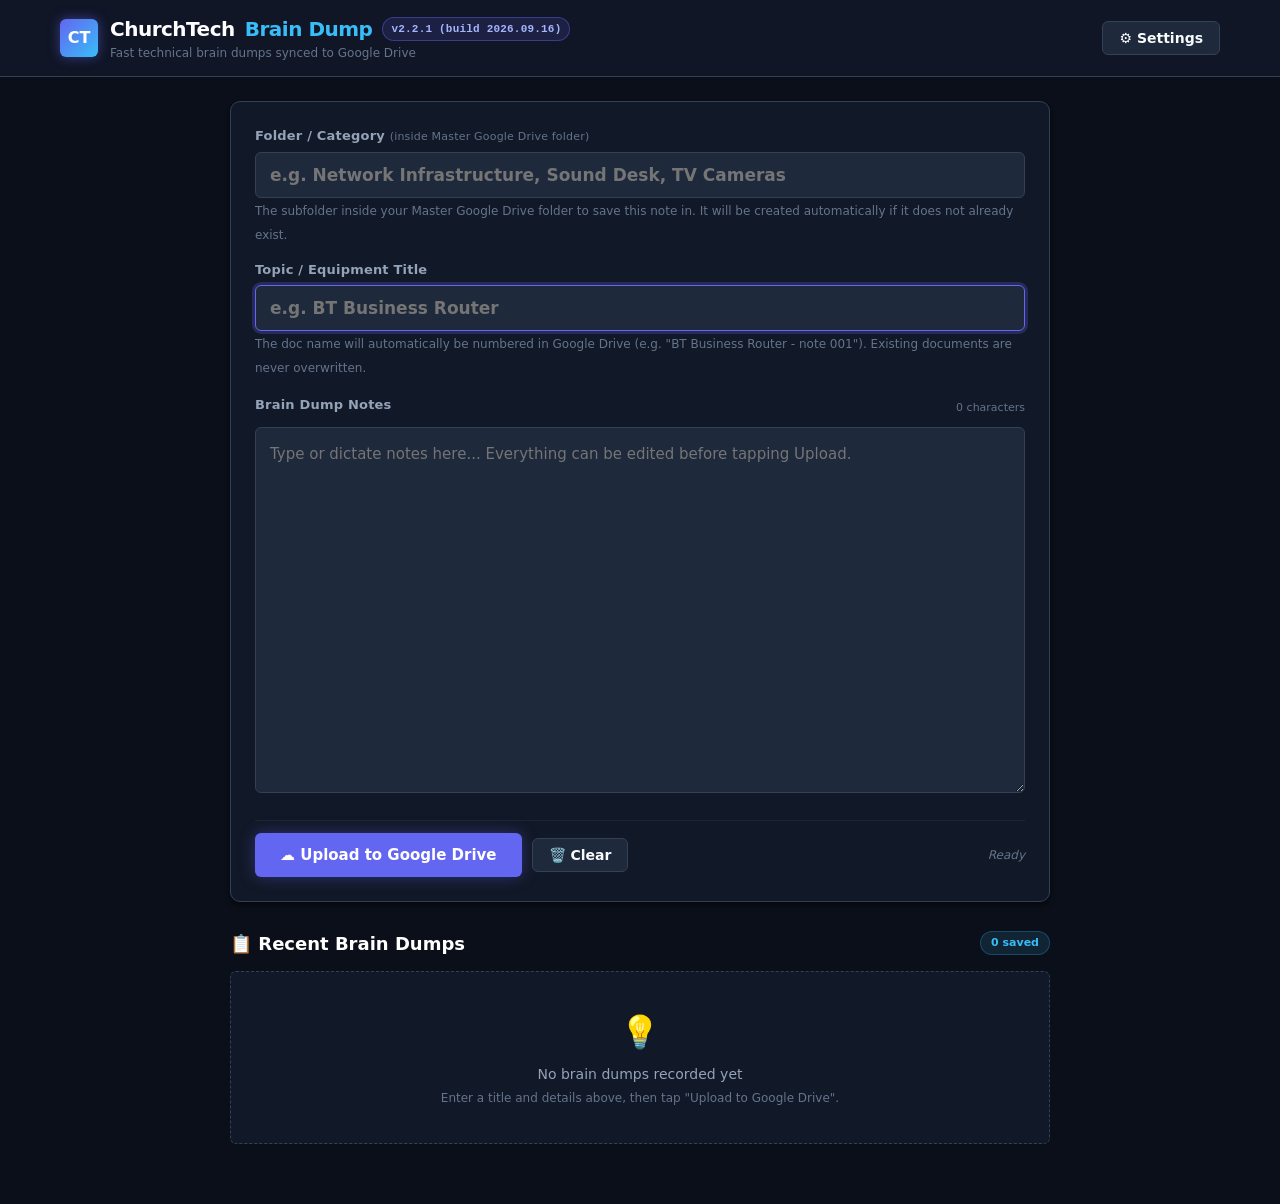
<file: index.html>
<!DOCTYPE html>
<html lang="en">

<head>
  <meta charset="UTF-8">
  <meta name="viewport" content="width=device-width, initial-scale=1.0">
  <meta name="description" content="ChurchTech Brain Dump - Quick technical notes uploaded directly as numbered Google Docs">
  <meta name="theme-color" content="#0b0f19">
  <link rel="manifest" href="manifest.json">
  <link rel="icon" type="image/png" href="icons/icon-192x192.png">
  <link rel="apple-touch-icon" href="icons/icon-192x192.png">
  <link rel="stylesheet" href="styles.css">
  <title>ChurchTech Brain Dump</title>
</head>

<body>
  <!-- Header -->
  <header class="header">
    <div class="container">
      <div class="header-content">
        <div class="brand-section">
          <div class="app-logo">CT</div>
          <div class="header-title-wrap">
            <h1 class="header-title">
              ChurchTech <span class="header-highlight">Brain Dump</span>
              <span class="version-badge" id="version-display">v2.1.0</span>
            </h1>
            <span class="header-tagline">Fast technical brain dumps synced to Google Drive</span>
          </div>
        </div>

        <div class="header-actions">
          <button type="button" onclick="navigateToSettings()" class="btn btn-secondary">⚙️ Settings</button>
          <button type="button" id="install-button" class="btn btn-secondary" style="display: none;">⬇️ Install</button>
        </div>
      </div>
    </div>
  </header>

  <!-- Main Content -->
  <main class="main-content">
    <div class="container" style="max-width: 860px;">
      
      <!-- Brain Dump Input Card -->
      <section class="brain-dump-card">
        <div class="form-group" style="margin-bottom: 14px;">
          <label for="note-folder" class="brain-dump-label">Folder / Category <span style="font-size: 11px; font-weight: normal; color: var(--text-muted);">(inside Master Google Drive folder)</span></label>
          <input type="text" id="note-folder" class="form-control brain-dump-title-input" placeholder="e.g. Network Infrastructure, Sound Desk, TV Cameras" autocomplete="off">
          <span class="settings-help">The subfolder inside your Master Google Drive folder to save this note in. It will be created automatically if it does not already exist.</span>
        </div>

        <div class="form-group" style="margin-bottom: 16px;">
          <label for="note-title" class="brain-dump-label">Topic / Equipment Title</label>
          <input type="text" id="note-title" class="form-control brain-dump-title-input" placeholder="e.g. BT Business Router" autocomplete="off" autofocus>
          <span class="settings-help">The doc name will automatically be numbered in Google Drive (e.g. "BT Business Router - note 001"). Existing documents are never overwritten.</span>
        </div>

        <div class="form-group" style="margin-bottom: 20px;">
          <div style="display: flex; justify-content: space-between; align-items: center; margin-bottom: 6px;">
            <label for="note-content" class="brain-dump-label">Brain Dump Notes</label>
            <span id="char-count" style="font-size: 11px; color: var(--text-muted);">0 characters</span>
          </div>
          <textarea id="note-content" class="form-control brain-dump-textarea" placeholder="Type or dictate notes here... Everything can be edited before tapping Upload." rows="14"></textarea>
        </div>

        <!-- Action Bar -->
        <div class="brain-dump-actions">
          <div style="display: flex; gap: 10px; align-items: center;">
            <button type="button" id="btn-upload" class="btn btn-primary btn-large" onclick="handleUploadBrainDump()">
              ☁️ Upload to Google Drive
            </button>
            <button type="button" id="btn-clear" class="btn btn-secondary" onclick="handleClearForm()" title="Clear form for next note">
              🗑️ Clear
            </button>
          </div>
          <div id="upload-status" class="upload-status-indicator">Ready</div>
        </div>
      </section>

      <!-- Recent Brain Dumps Section -->
      <section class="recent-dumps-section">
        <div class="recent-dumps-header">
          <h2 class="recent-dumps-title">📋 Recent Brain Dumps</h2>
          <span id="recent-count" class="recent-count-badge">0 saved</span>
        </div>
        <div id="recent-dumps-list" class="recent-dumps-list">
          <!-- Injected via app.js -->
        </div>
      </section>

    </div>
  </main>

  <!-- Scripts -->
  <script src="config.js"></script>
  <script src="js/db.js"></script>
  <script src="js/gdrive.js"></script>
  <script src="js/utils.js"></script>
  <script src="js/app.js"></script>
</body>

</html>
</file>
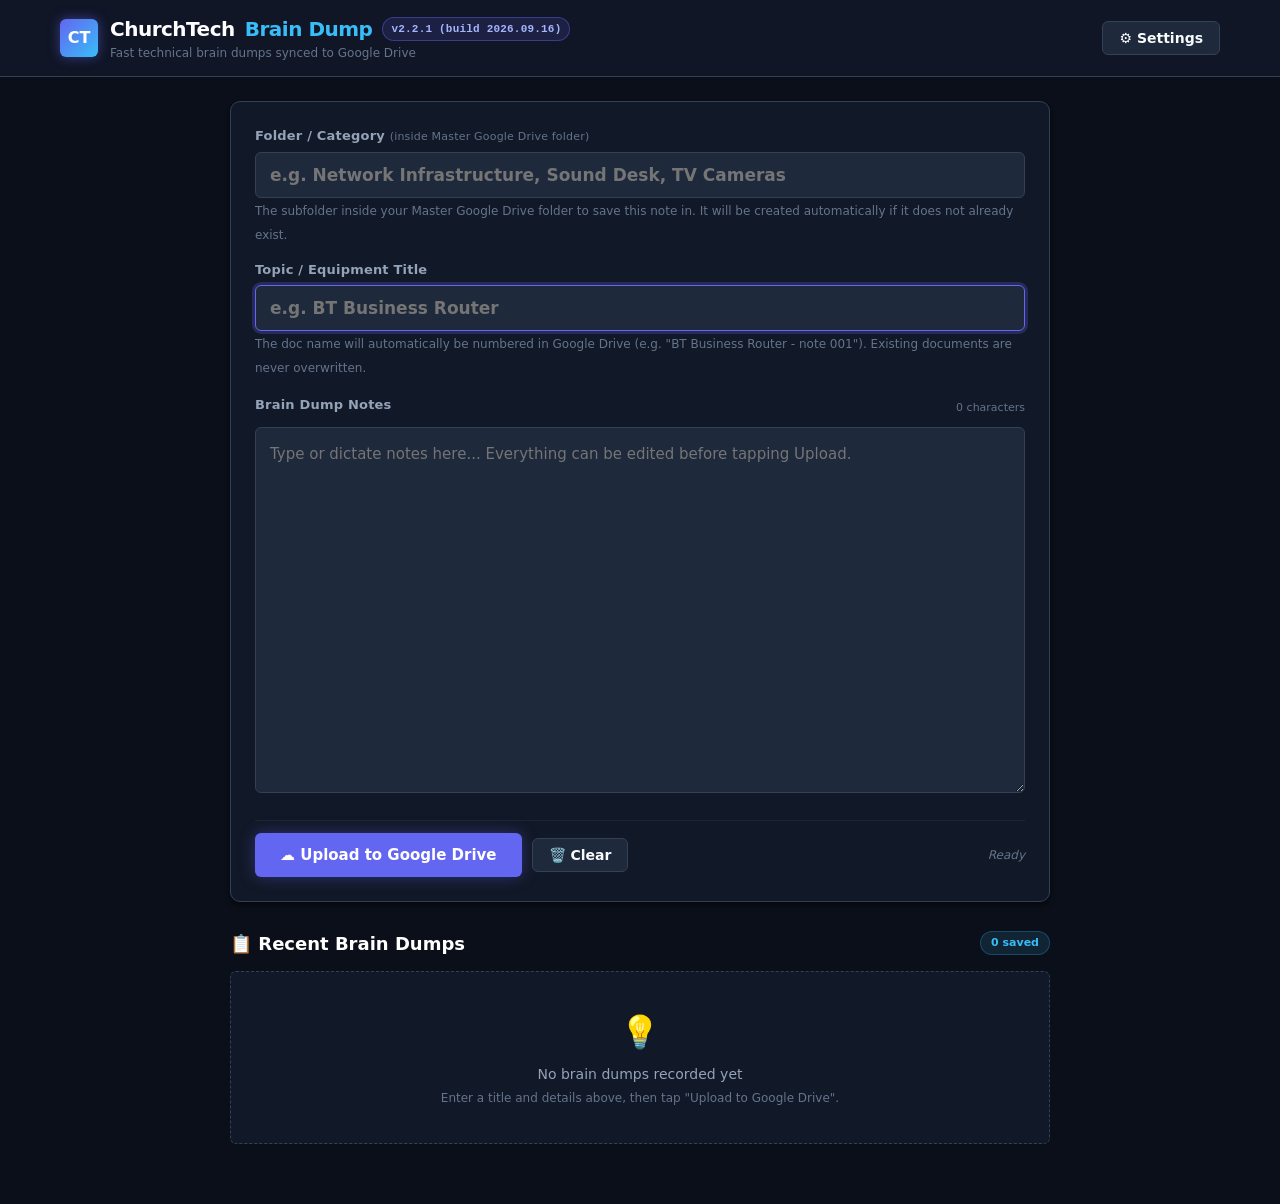
<file: editor.html>
<!DOCTYPE html>
<html lang="en">
<head>
  <meta charset="UTF-8">
  <meta http-equiv="refresh" content="0; url=index.html">
  <title>Redirecting to ChurchTech Brain Dump...</title>
  <script>window.location.replace('index.html');</script>
</head>
<body>
  <p>Redirecting to <a href="index.html">ChurchTech Brain Dump</a>...</p>
</body>
</html>
</file>
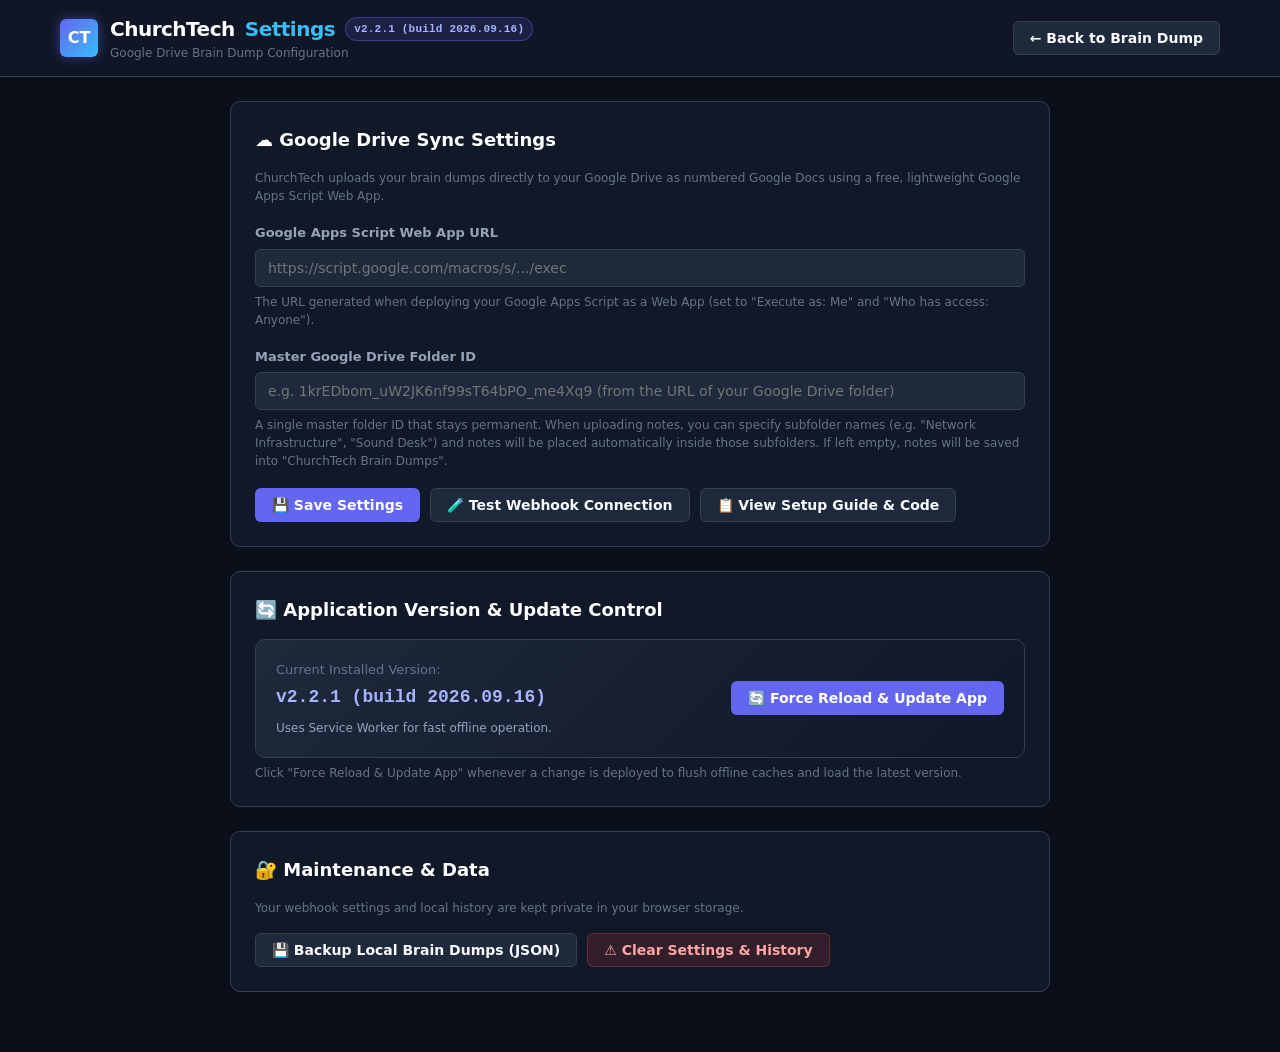
<file: settings.html>
<!DOCTYPE html>
<html lang="en">

<head>
  <meta charset="UTF-8">
  <meta name="viewport" content="width=device-width, initial-scale=1.0">
  <meta name="description" content="ChurchTech Brain Dump Settings - Configure Google Drive sync">
  <meta name="theme-color" content="#0b0f19">
  <link rel="manifest" href="manifest.json">
  <link rel="icon" type="image/png" href="icons/icon-192x192.png">
  <link rel="apple-touch-icon" href="icons/icon-192x192.png">
  <link rel="stylesheet" href="styles.css">
  <title>ChurchTech - Settings</title>
</head>

<body>
  <!-- Header -->
  <header class="header">
    <div class="container">
      <div class="header-content">
        <div class="brand-section">
          <div class="app-logo">CT</div>
          <div class="header-title-wrap">
            <h1 class="header-title">
              ChurchTech <span class="header-highlight">Settings</span>
              <span class="version-badge" id="settings-version-display">v2.1.0</span>
            </h1>
            <span class="header-tagline">Google Drive Brain Dump Configuration</span>
          </div>
        </div>

        <div class="header-actions">
          <button type="button" onclick="window.location.href='index.html'" class="btn btn-secondary">← Back to Brain Dump</button>
        </div>
      </div>
    </div>
  </header>

  <!-- Main Content -->
  <main class="main-content">
    <div class="container" style="max-width: 860px;">
      <div class="settings-container">

        <!-- Google Drive Webhook & Folder ID Section -->
        <div class="settings-section">
          <h2 class="settings-section-title">☁️ Google Drive Sync Settings</h2>
          <p class="settings-help" style="margin-bottom: 18px;">
            ChurchTech uploads your brain dumps directly to your Google Drive as numbered Google Docs using a free, lightweight Google Apps Script Web App.
          </p>

          <div class="form-group">
            <label for="gdrive-webhook-url">Google Apps Script Web App URL</label>
            <input type="url" id="gdrive-webhook-url" class="form-control" placeholder="https://script.google.com/macros/s/.../exec" autocomplete="off">
            <p class="settings-help">
              The URL generated when deploying your Google Apps Script as a Web App (set to "Execute as: Me" and "Who has access: Anyone").
            </p>
          </div>

          <div class="form-group">
            <label for="gdrive-folder-id">Master Google Drive Folder ID</label>
            <input type="text" id="gdrive-folder-id" class="form-control" placeholder="e.g. 1krEDbom_uW2JK6nf99sT64bPO_me4Xq9 (from the URL of your Google Drive folder)">
            <p class="settings-help">
              A single master folder ID that stays permanent. When uploading notes, you can specify subfolder names (e.g. "Network Infrastructure", "Sound Desk") and notes will be placed automatically inside those subfolders. If left empty, notes will be saved into "ChurchTech Brain Dumps".
            </p>
          </div>

          <div style="display: flex; gap: 10px; margin-top: 18px; flex-wrap: wrap;">
            <button type="button" class="btn btn-primary" onclick="saveGoogleDriveSettings()">💾 Save Settings</button>
            <button type="button" class="btn btn-secondary" onclick="testGoogleDriveConnection()">🧪 Test Webhook Connection</button>
            <button type="button" class="btn btn-secondary" onclick="openAppsScriptGuideModal()">📋 View Setup Guide & Code</button>
          </div>
        </div>

        <!-- Application Version & Update Control -->
        <div class="settings-section">
          <h2 class="settings-section-title">🔄 Application Version & Update Control</h2>
          <div class="version-control-box">
            <div class="version-info">
              <span style="font-size: 13px; color: var(--text-muted);">Current Installed Version:</span>
              <span id="version-code-display" style="font-size: 18px; font-weight: 700; color: #a5b4fc; font-family: ui-monospace, monospace;">
                v2.1.0 (build 2026.09.15)
              </span>
              <span style="font-size: 12px; color: var(--text-secondary); margin-top: 4px;">
                Uses Service Worker for fast offline operation.
              </span>
            </div>
            <div>
              <button type="button" id="btn-force-reload" class="btn btn-primary" onclick="forceServiceWorkerReload()">
                🔄 Force Reload & Update App
              </button>
            </div>
          </div>
          <p class="settings-help">
            Click "Force Reload & Update App" whenever a change is deployed to flush offline caches and load the latest version.
          </p>
        </div>

        <!-- Maintenance & Data Management -->
        <div class="settings-section">
          <h2 class="settings-section-title">🔐 Maintenance & Data</h2>
          <p class="settings-help" style="margin-bottom: 16px;">
            Your webhook settings and local history are kept private in your browser storage.
          </p>
          <div style="display: flex; gap: 10px; flex-wrap: wrap;">
            <button type="button" class="btn btn-secondary" onclick="exportNotesAsJSON()">💾 Backup Local Brain Dumps (JSON)</button>
            <button type="button" class="btn btn-danger" onclick="resetAllSettingsToFactory()">⚠️ Clear Settings & History</button>
          </div>
        </div>

      </div>
    </div>
  </main>

  <!-- Google Apps Script Setup Guide Modal -->
  <div id="apps-script-guide-modal" class="modal-overlay" style="display: none;">
    <div class="modal-content" style="max-width: 680px;">
      <div class="modal-header">
        <h3 class="modal-title">📋 Google Apps Script Webhook Setup</h3>
        <button type="button" class="btn btn-secondary btn-small" onclick="closeAppsScriptGuideModal()">✕</button>
      </div>
      <div class="modal-body" style="font-size: 13px; color: var(--text-secondary); line-height: 1.6;">
        <p style="margin-bottom: 12px; color: #fff; font-weight: 600;">
          Follow these 5 quick steps to deploy your Google Drive webhook:
        </p>

        <ol style="padding-left: 20px; margin-bottom: 16px; display: flex; flex-direction: column; gap: 8px;">
          <li>Visit <a href="https://script.google.com" target="_blank" style="color: var(--accent-cyan); font-weight: 600;">script.google.com</a> and click <strong>+ New project</strong>.</li>
          <li>Click the button below to copy the complete ChurchTech Brain Dump Webhook script.</li>
          <li>In the Apps Script editor, replace all existing code in <code>Code.gs</code> with the copied script and press <code>Ctrl+S</code> (or <code>Cmd+S</code>) to save.</li>
          <li>Click <strong>Deploy &rarr; New deployment</strong>. Click the gear icon next to "Select type" and choose <strong>Web app</strong>.</li>
          <li>Set <strong>Execute as:</strong> <code>Me</code> and <strong>Who has access:</strong> <code>Anyone</code>. Click <strong>Deploy</strong>, authorize permissions, copy the <strong>Web App URL</strong>, and paste it into the field above!</li>
        </ol>

        <div style="margin: 16px 0;">
          <button type="button" class="btn btn-primary" style="width: 100%; justify-content: center;" onclick="copyAppsScriptCode()">
            📋 Copy Apps Script Code to Clipboard
          </button>
        </div>

        <div style="margin-top: 14px; padding: 10px 14px; background: rgba(56, 189, 248, 0.1); border: 1px solid rgba(56, 189, 248, 0.25); border-radius: var(--radius-sm);">
          <strong style="color: var(--accent-cyan);">💡 Automatic Note Numbering:</strong>
          <p style="margin-top: 4px; font-size: 12px;">
            When you upload a note (e.g. "BT Business Router"), the script automatically looks for your specified subfolder inside your Master Folder (creating it if needed), scans that subfolder for existing docs with that title, and assigns the next incremented number (<code>- note 001</code>, <code>- note 002</code>). Existing documents are never overwritten.
          </p>
        </div>
      </div>
      <div class="modal-footer">
        <button type="button" class="btn btn-secondary" onclick="closeAppsScriptGuideModal()">Close</button>
      </div>
    </div>
  </div>

  <!-- Scripts -->
  <script src="config.js"></script>
  <script src="js/db.js"></script>
  <script src="js/gdrive.js"></script>
  <script src="js/utils.js"></script>
  <script src="js/settings.js"></script>
</body>

</html>
</file>
<file: styles.css>
/* ChurchTech PWA - Modern Technical Styling & Design System */

:root {
  --bg-main: #0b0f19;
  --bg-card: #111827;
  --bg-card-hover: #1e293b;
  --bg-card-border: #1f2937;
  --bg-input: #1e293b;
  --bg-surface: #1e293b;
  
  --primary: #6366f1;
  --primary-hover: #4f46e5;
  --primary-light: rgba(99, 102, 241, 0.15);
  
  --accent-cyan: #38bdf8;
  --accent-green: #10b981;
  --accent-yellow: #f59e0b;
  --accent-red: #ef4444;
  
  --text-primary: #f8fafc;
  --text-secondary: #94a3b8;
  --text-muted: #64748b;
  
  --border-color: #334155;
  --border-light: #1e293b;
  
  --font-family: system-ui, -apple-system, BlinkMacSystemFont, 'Segoe UI', Roboto, 'Helvetica Neue', Arial, sans-serif;
  --radius-sm: 6px;
  --radius-md: 10px;
  --radius-lg: 16px;
  --radius-full: 9999px;
  
  --shadow-sm: 0 1px 2px 0 rgba(0, 0, 0, 0.3);
  --shadow-md: 0 4px 6px -1px rgba(0, 0, 0, 0.4), 0 2px 4px -2px rgba(0, 0, 0, 0.3);
  --shadow-lg: 0 10px 15px -3px rgba(0, 0, 0, 0.5), 0 4px 6px -4px rgba(0, 0, 0, 0.4);
}

* {
  margin: 0;
  padding: 0;
  box-sizing: border-box;
}

body {
  font-family: var(--font-family);
  background-color: var(--bg-main);
  color: var(--text-primary);
  line-height: 1.5;
  min-height: 100vh;
  display: flex;
  flex-direction: column;
  -webkit-font-smoothing: antialiased;
}

/* ============ HEADER ============ */

.header {
  background-color: rgba(17, 24, 39, 0.95);
  backdrop-filter: blur(12px);
  border-bottom: 1px solid var(--border-color);
  position: sticky;
  top: 0;
  z-index: 100;
}

.container {
  max-width: 1200px;
  margin: 0 auto;
  padding: 0 20px;
}

.header-content {
  display: flex;
  justify-content: space-between;
  align-items: center;
  padding: 14px 0;
  gap: 16px;
  flex-wrap: wrap;
}

.brand-section {
  display: flex;
  align-items: center;
  gap: 12px;
}

.app-logo {
  width: 38px;
  height: 38px;
  border-radius: var(--radius-sm);
  background: linear-gradient(135deg, var(--primary), var(--accent-cyan));
  display: flex;
  align-items: center;
  justify-content: center;
  font-weight: 800;
  font-size: 16px;
  color: #fff;
  box-shadow: 0 0 12px rgba(99, 102, 241, 0.5);
}

.header-title-wrap {
  display: flex;
  flex-direction: column;
}

.header-title {
  font-size: 20px;
  font-weight: 700;
  letter-spacing: -0.5px;
  color: #fff;
  display: flex;
  align-items: center;
  gap: 10px;
}

.header-tagline {
  font-size: 12px;
  color: var(--text-muted);
}

/* Prominent Visible Version Badge */
.version-badge {
  display: inline-flex;
  align-items: center;
  padding: 3px 8px;
  background-color: rgba(99, 102, 241, 0.15);
  border: 1px solid rgba(99, 102, 241, 0.4);
  color: #a5b4fc;
  border-radius: var(--radius-full);
  font-size: 11px;
  font-family: ui-monospace, SFMono-Regular, Menlo, Monaco, Consolas, monospace;
  font-weight: 600;
  letter-spacing: 0.2px;
  white-space: nowrap;
}

.header-actions {
  display: flex;
  align-items: center;
  gap: 10px;
  flex-wrap: wrap;
}

/* ============ BUTTONS ============ */

.btn {
  display: inline-flex;
  align-items: center;
  justify-content: center;
  gap: 6px;
  padding: 8px 16px;
  border-radius: var(--radius-sm);
  font-size: 14px;
  font-weight: 600;
  cursor: pointer;
  transition: all 0.15s ease;
  border: 1px solid transparent;
  text-decoration: none;
  font-family: inherit;
}

.btn-primary {
  background-color: var(--primary);
  color: #fff;
}
.btn-primary:hover {
  background-color: var(--primary-hover);
  box-shadow: 0 0 10px rgba(99, 102, 241, 0.4);
}

.btn-secondary {
  background-color: var(--bg-surface);
  color: var(--text-primary);
  border-color: var(--border-color);
}
.btn-secondary:hover {
  background-color: var(--bg-card-hover);
  border-color: #475569;
}

.btn-success {
  background-color: #059669;
  color: #fff;
}
.btn-success:hover {
  background-color: #047857;
}

.btn-danger {
  background-color: rgba(239, 68, 68, 0.15);
  color: #fca5a5;
  border-color: rgba(239, 68, 68, 0.3);
}
.btn-danger:hover {
  background-color: rgba(239, 68, 68, 0.3);
  color: #fff;
}

.btn-small {
  padding: 4px 10px;
  font-size: 12px;
}

.btn-icon-only {
  padding: 8px;
}

/* ============ MAIN CONTENT & CONTROLS ============ */

.main-content {
  flex: 1;
  padding: 24px 0 60px 0;
}

.controls-bar {
  display: flex;
  justify-content: space-between;
  align-items: center;
  gap: 16px;
  margin-bottom: 24px;
  flex-wrap: wrap;
}

.search-box {
  flex: 1;
  min-width: 260px;
  position: relative;
}

.search-input {
  width: 100%;
  padding: 10px 14px 10px 38px;
  background-color: var(--bg-card);
  border: 1px solid var(--border-color);
  border-radius: var(--radius-sm);
  color: var(--text-primary);
  font-size: 14px;
  outline: none;
  transition: border-color 0.2s;
}

.search-input:focus {
  border-color: var(--primary);
  box-shadow: 0 0 0 2px rgba(99, 102, 241, 0.2);
}

.search-icon {
  position: absolute;
  left: 12px;
  top: 50%;
  transform: translateY(-50%);
  color: var(--text-muted);
  font-size: 14px;
}

/* Category Filter Pills */
.category-filter-bar {
  display: flex;
  gap: 8px;
  overflow-x: auto;
  padding-bottom: 8px;
  margin-bottom: 20px;
}

.category-filter-pill {
  padding: 6px 14px;
  border-radius: var(--radius-full);
  background-color: var(--bg-card);
  border: 1px solid var(--border-color);
  color: var(--text-secondary);
  font-size: 13px;
  font-weight: 500;
  cursor: pointer;
  white-space: nowrap;
  transition: all 0.15s ease;
  display: flex;
  align-items: center;
  gap: 6px;
}

.category-filter-pill:hover {
  border-color: var(--primary);
  color: var(--text-primary);
}

.category-filter-pill.active {
  background-color: var(--primary);
  color: #fff;
  border-color: var(--primary);
}

/* ============ NOTES GRID & CARDS ============ */

.notes-grid {
  display: grid;
  grid-template-columns: repeat(auto-fill, minmax(320px, 1fr));
  gap: 18px;
}

.note-card {
  background-color: var(--bg-card);
  border: 1px solid var(--border-color);
  border-radius: var(--radius-md);
  padding: 18px;
  cursor: pointer;
  transition: transform 0.15s ease, border-color 0.15s ease, box-shadow 0.15s ease;
  display: flex;
  flex-direction: column;
  justify-content: space-between;
  min-height: 180px;
}

.note-card:hover {
  transform: translateY(-2px);
  border-color: #4f46e5;
  box-shadow: var(--shadow-md);
}

.note-card-header {
  margin-bottom: 10px;
}

.note-card-badges {
  display: flex;
  align-items: center;
  gap: 8px;
  margin-bottom: 8px;
  flex-wrap: wrap;
}

.cat-badge {
  font-size: 11px;
  font-weight: 600;
  padding: 2px 8px;
  border-radius: var(--radius-full);
  background-color: rgba(99, 102, 241, 0.15);
  color: #a5b4fc;
  border: 1px solid rgba(99, 102, 241, 0.25);
  display: inline-flex;
  align-items: center;
  gap: 4px;
}

.drive-badge {
  font-size: 11px;
  font-weight: 500;
  padding: 2px 8px;
  border-radius: var(--radius-full);
  display: inline-flex;
  align-items: center;
  gap: 4px;
}

.drive-badge-synced {
  background-color: rgba(16, 185, 129, 0.15);
  color: #6ee7b7;
  border: 1px solid rgba(16, 185, 129, 0.3);
}

.drive-badge-unsynced {
  background-color: rgba(148, 163, 184, 0.1);
  color: #94a3b8;
  border: 1px solid rgba(148, 163, 184, 0.2);
}

.note-title {
  font-size: 16px;
  font-weight: 700;
  color: #fff;
  margin-bottom: 6px;
  line-height: 1.3;
}

.note-preview {
  font-size: 13px;
  color: var(--text-secondary);
  line-height: 1.5;
  display: -webkit-box;
  -webkit-line-clamp: 3;
  -webkit-box-orient: vertical;
  overflow: hidden;
}

.note-card-footer {
  display: flex;
  justify-content: space-between;
  align-items: center;
  margin-top: 16px;
  padding-top: 12px;
  border-top: 1px solid var(--border-light);
  font-size: 12px;
  color: var(--text-muted);
}

.note-actions {
  display: flex;
  gap: 6px;
}

/* ============ EDITOR VIEW ============ */

.editor-container {
  background-color: var(--bg-card);
  border: 1px solid var(--border-color);
  border-radius: var(--radius-md);
  padding: 24px;
  box-shadow: var(--shadow-md);
}

.editor-meta-row {
  display: flex;
  gap: 16px;
  margin-bottom: 16px;
  flex-wrap: wrap;
  align-items: center;
}

.editor-title-input {
  width: 100%;
  font-size: 22px;
  font-weight: 700;
  padding: 12px 14px;
  background-color: var(--bg-surface);
  border: 1px solid var(--border-color);
  border-radius: var(--radius-sm);
  color: #fff;
  outline: none;
  font-family: inherit;
  margin-bottom: 16px;
}

.editor-title-input:focus {
  border-color: var(--primary);
}

.editor-select {
  padding: 8px 12px;
  background-color: var(--bg-surface);
  border: 1px solid var(--border-color);
  border-radius: var(--radius-sm);
  color: var(--text-primary);
  font-size: 14px;
  outline: none;
}

.editor-select:focus {
  border-color: var(--primary);
}

/* Toolbar */
.editor-toolbar {
  display: flex;
  align-items: center;
  justify-content: space-between;
  background-color: var(--bg-surface);
  border: 1px solid var(--border-color);
  border-radius: var(--radius-sm);
  padding: 8px 12px;
  margin-bottom: 16px;
  flex-wrap: wrap;
  gap: 8px;
}

.toolbar-group {
  display: flex;
  align-items: center;
  gap: 4px;
}

.toolbar-btn {
  background-color: transparent;
  border: 1px solid transparent;
  color: var(--text-secondary);
  border-radius: var(--radius-sm);
  padding: 6px 10px;
  font-size: 13px;
  font-weight: 600;
  cursor: pointer;
  transition: all 0.15s;
  display: inline-flex;
  align-items: center;
  gap: 4px;
}

.toolbar-btn:hover {
  background-color: rgba(255, 255, 255, 0.08);
  color: #fff;
}

.toolbar-btn.active {
  background-color: rgba(99, 102, 241, 0.2);
  color: #a5b4fc;
  border-color: rgba(99, 102, 241, 0.4);
}

.toolbar-btn-mic {
  background-color: rgba(239, 68, 68, 0.15);
  color: #fca5a5;
  border-color: rgba(239, 68, 68, 0.3);
}

.toolbar-btn-mic.recording-active {
  background-color: #ef4444 !important;
  color: #fff !important;
  animation: pulse-mic 1.5s infinite;
}

@keyframes pulse-mic {
  0% { box-shadow: 0 0 0 0 rgba(239, 68, 68, 0.7); }
  70% { box-shadow: 0 0 0 10px rgba(239, 68, 68, 0); }
  100% { box-shadow: 0 0 0 0 rgba(239, 68, 68, 0); }
}

.toolbar-btn-ai {
  background-color: rgba(99, 102, 241, 0.15);
  color: #a5b4fc;
  border-color: rgba(99, 102, 241, 0.3);
}

.toolbar-btn-ai:hover {
  background-color: rgba(99, 102, 241, 0.3);
}

.toolbar-btn-drive {
  background-color: rgba(16, 185, 129, 0.15);
  color: #6ee7b7;
  border-color: rgba(16, 185, 129, 0.3);
}

.toolbar-btn-drive:hover {
  background-color: rgba(16, 185, 129, 0.3);
}

.toolbar-btn-camera {
  background-color: rgba(56, 189, 248, 0.15);
  color: #7dd3fc;
  border-color: rgba(56, 189, 248, 0.3);
}

.toolbar-btn-camera:hover {
  background-color: rgba(56, 189, 248, 0.3);
}

/* Photo Attachment in Editor */
.note-photo-preview-box {
  margin-bottom: 14px;
  background: var(--bg-card);
  border: 1px solid var(--border-color);
  border-radius: var(--radius-md);
  padding: 10px;
  position: relative;
  box-shadow: var(--shadow-sm);
}

.note-photo-wrapper {
  position: relative;
  border-radius: var(--radius-sm);
  overflow: hidden;
  max-height: 280px;
  display: flex;
  justify-content: center;
  align-items: center;
  background: #000;
  cursor: pointer;
}

.note-photo-wrapper img {
  max-width: 100%;
  max-height: 280px;
  object-fit: contain;
  transition: transform 0.2s ease;
}

.note-photo-wrapper img:hover {
  transform: scale(1.02);
}

.note-photo-overlay {
  display: flex;
  justify-content: space-between;
  align-items: center;
  padding-top: 10px;
  flex-wrap: wrap;
  gap: 8px;
}

.note-photo-meta {
  font-size: 12px;
  color: var(--accent-cyan);
  display: flex;
  align-items: center;
  gap: 6px;
  font-weight: 500;
}

.note-photo-buttons {
  display: flex;
  gap: 8px;
}

/* Photo badge on dashboard cards */
.photo-badge {
  display: inline-flex;
  align-items: center;
  gap: 4px;
  font-size: 11px;
  font-weight: 600;
  padding: 3px 8px;
  border-radius: var(--radius-full);
  background: rgba(56, 189, 248, 0.15);
  color: #38bdf8;
  border: 1px solid rgba(56, 189, 248, 0.3);
}

/* Editor text area */
.editor-content {
  min-height: 380px;
  background-color: var(--bg-surface);
  border: 1px solid var(--border-color);
  border-radius: var(--radius-sm);
  padding: 18px;
  color: var(--text-primary);
  font-size: 15px;
  line-height: 1.7;
  outline: none;
  overflow-y: auto;
}

.editor-content:focus {
  border-color: var(--primary);
}

.editor-content h1, .editor-content h2, .editor-content h3 {
  color: #fff;
  margin: 16px 0 8px 0;
}

.editor-content ul, .editor-content ol {
  padding-left: 24px;
  margin: 8px 0;
}

.editor-content blockquote {
  border-left: 3px solid var(--primary);
  padding-left: 12px;
  margin: 12px 0;
  color: var(--text-secondary);
}

/* ============ SETTINGS PAGE ============ */

.settings-container {
  max-width: 860px;
  margin: 0 auto;
  display: flex;
  flex-direction: column;
  gap: 24px;
}

.settings-section {
  background-color: var(--bg-card);
  border: 1px solid var(--border-color);
  border-radius: var(--radius-md);
  padding: 24px;
}

.settings-section-title {
  font-size: 18px;
  font-weight: 700;
  color: #fff;
  margin-bottom: 16px;
  display: flex;
  align-items: center;
  gap: 8px;
}

.settings-help {
  font-size: 12px;
  color: var(--text-muted);
  margin-top: 6px;
}

.form-group {
  margin-bottom: 18px;
}

.form-group label {
  display: block;
  font-size: 13px;
  font-weight: 600;
  color: var(--text-secondary);
  margin-bottom: 6px;
}

.form-control {
  width: 100%;
  padding: 10px 12px;
  background-color: var(--bg-surface);
  border: 1px solid var(--border-color);
  border-radius: var(--radius-sm);
  color: var(--text-primary);
  font-size: 14px;
  font-family: inherit;
  outline: none;
}

.form-control:focus {
  border-color: var(--primary);
}

textarea.form-control {
  min-height: 100px;
  resize: vertical;
}

/* Version Box in Settings */
.version-control-box {
  background: linear-gradient(135deg, #1e293b, #0f172a);
  border: 1px solid var(--border-color);
  border-radius: var(--radius-md);
  padding: 20px;
  display: flex;
  align-items: center;
  justify-content: space-between;
  gap: 16px;
  flex-wrap: wrap;
}

.version-info {
  display: flex;
  flex-direction: column;
  gap: 4px;
}

/* Category Table & Prompt List */
.item-table {
  width: 100%;
  border-collapse: collapse;
  margin-top: 12px;
}

.item-table th, .item-table td {
  padding: 10px 12px;
  text-align: left;
  border-bottom: 1px solid var(--border-light);
  font-size: 13px;
}

.item-table th {
  color: var(--text-muted);
  font-weight: 600;
  background-color: rgba(255, 255, 255, 0.02);
}

/* Modal Windows */
.modal-overlay {
  position: fixed;
  top: 0;
  left: 0;
  right: 0;
  bottom: 0;
  background-color: rgba(0, 0, 0, 0.7);
  backdrop-filter: blur(4px);
  display: flex;
  align-items: center;
  justify-content: center;
  z-index: 1000;
  padding: 20px;
}

.modal-content {
  background-color: var(--bg-card);
  border: 1px solid var(--border-color);
  border-radius: var(--radius-md);
  width: 100%;
  max-width: 600px;
  max-height: 90vh;
  overflow-y: auto;
  box-shadow: var(--shadow-lg);
}

.modal-header {
  padding: 16px 20px;
  border-bottom: 1px solid var(--border-color);
  display: flex;
  justify-content: space-between;
  align-items: center;
}

.modal-title {
  font-size: 18px;
  font-weight: 700;
  color: #fff;
}

.modal-body {
  padding: 20px;
}

.modal-footer {
  padding: 16px 20px;
  border-top: 1px solid var(--border-color);
  display: flex;
  justify-content: flex-end;
  gap: 10px;
}

/* Notification Container */
.notification-container {
  position: fixed;
  top: 20px;
  right: 20px;
  z-index: 2000;
  display: flex;
  flex-direction: column;
  gap: 10px;
  max-width: 420px;
  pointer-events: none;
}

.notification {
  pointer-events: auto;
  padding: 12px 16px;
  border-radius: var(--radius-sm);
  background-color: var(--bg-card);
  border: 1px solid var(--border-color);
  box-shadow: var(--shadow-lg);
  color: #fff;
  font-size: 13px;
  display: flex;
  align-items: center;
  gap: 10px;
  animation: slideIn 0.2s ease-out;
}

.notification.fade-out {
  opacity: 0;
  transform: translateY(-8px);
  transition: opacity 0.3s, transform 0.3s;
}

.notification-success { border-color: rgba(16, 185, 129, 0.5); }
.notification-warning { border-color: rgba(245, 158, 11, 0.5); }
.notification-error { border-color: rgba(239, 68, 68, 0.5); }
.notification-info { border-color: rgba(99, 102, 241, 0.5); }

.notification-close {
  background: none;
  border: none;
  color: var(--text-muted);
  cursor: pointer;
  margin-left: auto;
  font-size: 14px;
}

@keyframes slideIn {
  from { opacity: 0; transform: translateY(-10px); }
  to { opacity: 1; transform: translateY(0); }
}

/* Responsive adjustments */
@media (max-width: 768px) {
  .header-content { flex-direction: column; align-items: stretch; }
  .header-actions { justify-content: space-between; }
  .notes-grid { grid-template-columns: 1fr; }
  .editor-toolbar { flex-direction: column; align-items: stretch; }
  .toolbar-group { justify-content: space-between; }
}

/* ============ CATEGORY MANAGEMENT (MOBILE-FIRST) ============ */

.category-actions-bar {
  display: grid;
  grid-template-columns: repeat(2, 1fr);
  gap: 8px;
  margin-bottom: 16px;
}

@media (min-width: 640px) {
  .category-actions-bar {
    display: flex;
    flex-wrap: wrap;
  }
}

.categories-card-list {
  display: flex;
  flex-direction: column;
  gap: 10px;
}

.category-card {
  background: var(--bg-surface);
  border: 1px solid var(--border-color);
  border-radius: var(--radius-sm);
  padding: 12px 14px;
  display: flex;
  flex-direction: column;
  gap: 8px;
  transition: transform 0.15s ease, border-color 0.15s ease;
}

.category-card:hover {
  border-color: #475569;
}

.category-card-header {
  display: flex;
  justify-content: space-between;
  align-items: flex-start;
  gap: 10px;
}

.category-card-title-group {
  display: flex;
  align-items: center;
  gap: 10px;
  flex: 1;
  min-width: 0;
}

.category-card-icon {
  font-size: 22px;
  line-height: 1;
  flex-shrink: 0;
}

.category-card-title {
  font-size: 15px;
  font-weight: 700;
  color: #fff;
  white-space: nowrap;
  overflow: hidden;
  text-overflow: ellipsis;
}

.category-card-color-tag {
  display: flex;
  align-items: center;
  gap: 6px;
  font-size: 11px;
  color: var(--text-muted);
  margin-top: 2px;
}

.category-color-dot {
  width: 10px;
  height: 10px;
  border-radius: 50%;
  display: inline-block;
  flex-shrink: 0;
}

.category-card-actions {
  display: flex;
  gap: 6px;
  flex-shrink: 0;
}

.category-card-desc {
  font-size: 12px;
  color: var(--text-secondary);
  line-height: 1.4;
  margin-top: 2px;
}

/* ============ PHOTO CROPPER MODAL & ENGINE ============ */

.photo-crop-modal-content {
  max-width: 720px;
  max-height: 94vh;
  display: flex;
  flex-direction: column;
}

.photo-crop-modal-body {
  padding: 12px 18px;
  display: flex;
  flex-direction: column;
  gap: 12px;
  overflow: hidden;
  flex: 1;
}

.cropper-toolbar {
  display: flex;
  justify-content: space-between;
  align-items: center;
  flex-wrap: wrap;
  gap: 10px;
}

.cropper-toolbar-group {
  display: flex;
  align-items: center;
  gap: 8px;
}

.cropper-toolbar-label {
  font-size: 12px;
  font-weight: 600;
  color: var(--text-secondary);
}

.cropper-ratio-btn-group {
  display: inline-flex;
  background: var(--bg-main);
  border: 1px solid var(--border-color);
  border-radius: var(--radius-sm);
  padding: 2px;
  gap: 2px;
}

.cropper-ratio-btn {
  padding: 4px 10px;
  font-size: 11px;
  border-radius: 4px;
  background: transparent;
  color: var(--text-secondary);
  border: none;
  cursor: pointer;
  transition: all 0.15s ease;
}

.cropper-ratio-btn:hover {
  color: #fff;
  background: rgba(255, 255, 255, 0.05);
}

.cropper-ratio-btn.active {
  background: var(--primary);
  color: #fff;
  font-weight: 600;
  box-shadow: 0 0 8px rgba(99, 102, 241, 0.4);
}

.cropper-workspace {
  background: #030712;
  border: 1px solid var(--border-color);
  border-radius: var(--radius-sm);
  min-height: 250px;
  height: 52vh;
  max-height: 480px;
  display: flex;
  align-items: center;
  justify-content: center;
  position: relative;
  overflow: hidden;
  user-select: none;
  touch-action: none;
}

.cropper-image-container {
  position: relative;
  display: inline-block;
  line-height: 0;
  max-width: 100%;
  max-height: 100%;
}

.cropper-source-img {
  display: block;
  max-width: 100%;
  max-height: 50vh;
  width: auto;
  height: auto;
  object-fit: contain;
  pointer-events: none;
  user-select: none;
}

.cropper-shade {
  position: absolute;
  background: rgba(0, 0, 0, 0.65);
  pointer-events: none;
  z-index: 2;
}

.cropper-box {
  position: absolute;
  border: 2px solid var(--accent-cyan);
  box-shadow: 0 0 0 1px rgba(0, 0, 0, 0.6), 0 0 16px rgba(56, 189, 248, 0.35);
  z-index: 3;
  box-sizing: border-box;
  touch-action: none;
}

.cropper-grid {
  position: absolute;
  inset: 0;
  pointer-events: none;
  opacity: 0.5;
  transition: opacity 0.2s ease;
}

.cropper-box:hover .cropper-grid,
.cropper-box.dragging .cropper-grid {
  opacity: 0.9;
}

.cropper-grid-line {
  position: absolute;
  background: rgba(255, 255, 255, 0.4);
}

.cropper-grid-h1 { top: 33.333%; left: 0; right: 0; height: 1px; }
.cropper-grid-h2 { top: 66.666%; left: 0; right: 0; height: 1px; }
.cropper-grid-v1 { left: 33.333%; top: 0; bottom: 0; width: 1px; }
.cropper-grid-v2 { left: 66.666%; top: 0; bottom: 0; width: 1px; }

.cropper-move-handle {
  position: absolute;
  inset: 0;
  cursor: move;
  z-index: 4;
  touch-action: none;
}

.cropper-handle {
  position: absolute;
  width: 12px;
  height: 12px;
  background: #fff;
  border: 2px solid var(--accent-cyan);
  border-radius: 2px;
  z-index: 5;
  touch-action: none;
  box-shadow: 0 0 4px rgba(0, 0, 0, 0.6);
}

/* Enlarge touch area for mobile fingertips */
.cropper-handle::after {
  content: '';
  position: absolute;
  top: -10px;
  left: -10px;
  right: -10px;
  bottom: -10px;
}

.handle-nw { top: -6px; left: -6px; cursor: nwse-resize; }
.handle-ne { top: -6px; right: -6px; cursor: nesw-resize; }
.handle-se { bottom: -6px; right: -6px; cursor: nwse-resize; }
.handle-sw { bottom: -6px; left: -6px; cursor: nesw-resize; }
.handle-n { top: -6px; left: calc(50% - 6px); cursor: ns-resize; }
.handle-s { bottom: -6px; left: calc(50% - 6px); cursor: ns-resize; }
.handle-w { left: -6px; top: calc(50% - 6px); cursor: ew-resize; }
.handle-e { right: -6px; top: calc(50% - 6px); cursor: ew-resize; }

.cropper-help-text {
  font-size: 11px;
  color: var(--text-muted);
  text-align: center;
}

@media (max-width: 640px) {
  .cropper-toolbar {
    flex-direction: column;
    align-items: stretch;
  }
  .cropper-toolbar-group {
    justify-content: space-between;
  }
  .cropper-workspace {
    height: 44vh;
  }
}

/* ============ CHURCHTECH BRAIN DUMP LAYOUT ============ */

.header-highlight {
  color: var(--accent-cyan);
  font-weight: 800;
}

.brain-dump-card {
  background: var(--bg-card);
  border: 1px solid var(--border-color);
  border-radius: var(--radius-md);
  padding: 24px;
  box-shadow: var(--shadow-md);
  margin-bottom: 28px;
}

.brain-dump-label {
  display: block;
  font-size: 13px;
  font-weight: 700;
  color: #cbd5e1;
  margin-bottom: 6px;
  letter-spacing: 0.2px;
}

.brain-dump-title-input {
  font-size: 17px;
  font-weight: 600;
  padding: 12px 14px;
  background: var(--bg-surface);
  border: 1px solid var(--border-color);
  border-radius: var(--radius-sm);
  color: #fff;
  width: 100%;
  transition: border-color 0.15s ease, box-shadow 0.15s ease;
}

.brain-dump-title-input:focus {
  border-color: var(--primary);
  outline: none;
  box-shadow: 0 0 0 3px rgba(99, 102, 241, 0.25);
}

.brain-dump-textarea {
  font-size: 15px;
  line-height: 1.6;
  padding: 14px;
  background: var(--bg-surface);
  border: 1px solid var(--border-color);
  border-radius: var(--radius-sm);
  color: var(--text-primary);
  width: 100%;
  min-height: 280px;
  resize: vertical;
  font-family: inherit;
  transition: border-color 0.15s ease, box-shadow 0.15s ease;
}

.brain-dump-textarea:focus {
  border-color: var(--primary);
  outline: none;
  box-shadow: 0 0 0 3px rgba(99, 102, 241, 0.25);
}

.brain-dump-actions {
  display: flex;
  justify-content: space-between;
  align-items: center;
  flex-wrap: wrap;
  gap: 12px;
  padding-top: 12px;
  border-top: 1px solid rgba(255, 255, 255, 0.05);
}

.btn-large {
  padding: 12px 24px;
  font-size: 15px;
  font-weight: 700;
  box-shadow: 0 0 16px rgba(99, 102, 241, 0.35);
}

.upload-status-indicator {
  font-size: 12px;
  color: var(--text-muted);
  font-style: italic;
}

.recent-dumps-section {
  margin-top: 10px;
}

.recent-dumps-header {
  display: flex;
  justify-content: space-between;
  align-items: center;
  margin-bottom: 14px;
}

.recent-dumps-title {
  font-size: 18px;
  font-weight: 700;
  color: #fff;
  display: flex;
  align-items: center;
  gap: 8px;
}

.recent-count-badge {
  font-size: 11px;
  font-weight: 600;
  color: var(--accent-cyan);
  background: rgba(56, 189, 248, 0.12);
  border: 1px solid rgba(56, 189, 248, 0.25);
  padding: 3px 10px;
  border-radius: var(--radius-full);
}

.recent-dumps-list {
  display: flex;
  flex-direction: column;
  gap: 10px;
}

.recent-dump-card {
  background: var(--bg-card);
  border: 1px solid var(--border-color);
  border-radius: var(--radius-sm);
  padding: 14px 16px;
  display: flex;
  flex-direction: column;
  gap: 8px;
  transition: border-color 0.15s ease;
}

.recent-dump-card:hover {
  border-color: #475569;
}

.recent-dump-card-header {
  display: flex;
  justify-content: space-between;
  align-items: center;
  flex-wrap: wrap;
  gap: 8px;
}

.recent-dump-title-group {
  display: flex;
  align-items: center;
  gap: 8px;
  min-width: 0;
  flex: 1;
}

.recent-dump-icon {
  font-size: 16px;
}

.recent-dump-title {
  font-size: 15px;
  font-weight: 700;
  color: #fff;
  overflow: hidden;
  text-overflow: ellipsis;
  white-space: nowrap;
}

.recent-dump-num-badge {
  font-size: 10px;
  font-weight: 700;
  color: #fff;
  background: var(--primary);
  padding: 2px 8px;
  border-radius: var(--radius-full);
  flex-shrink: 0;
}

.recent-dump-folder-badge {
  font-size: 10px;
  font-weight: 600;
  color: #38bdf8;
  background: rgba(56, 189, 248, 0.15);
  border: 1px solid rgba(56, 189, 248, 0.3);
  padding: 2px 8px;
  border-radius: var(--radius-full);
  flex-shrink: 0;
}

.recent-dump-date {
  font-size: 11px;
  color: var(--text-muted);
  flex-shrink: 0;
}

.recent-dump-snippet {
  font-size: 13px;
  color: var(--text-secondary);
  line-height: 1.5;
  background: rgba(0, 0, 0, 0.2);
  padding: 8px 12px;
  border-radius: var(--radius-sm);
}

.recent-dump-card-actions {
  display: flex;
  gap: 8px;
  align-items: center;
  flex-wrap: wrap;
  margin-top: 2px;
}

.empty-state-box {
  text-align: center;
  padding: 36px 20px;
  background: var(--bg-card);
  border: 1px dashed var(--border-color);
  border-radius: var(--radius-sm);
}
</file>
